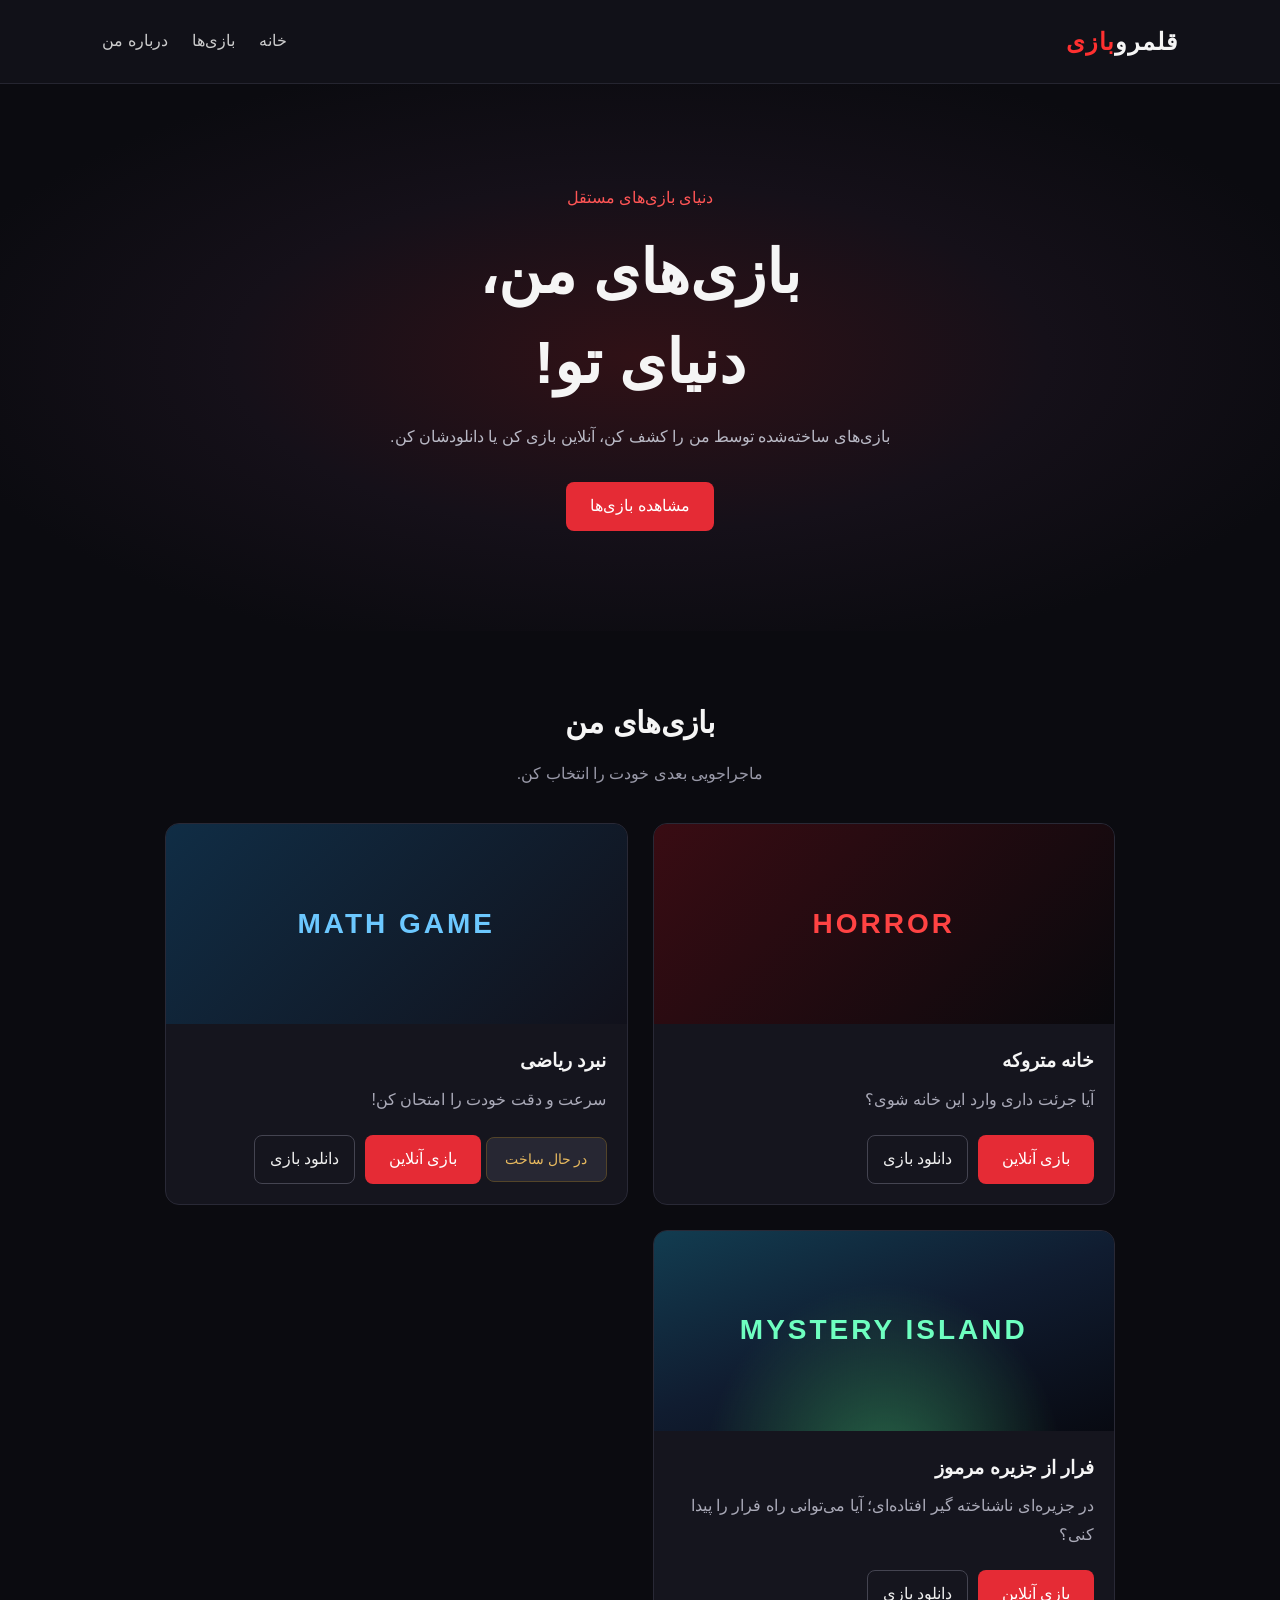
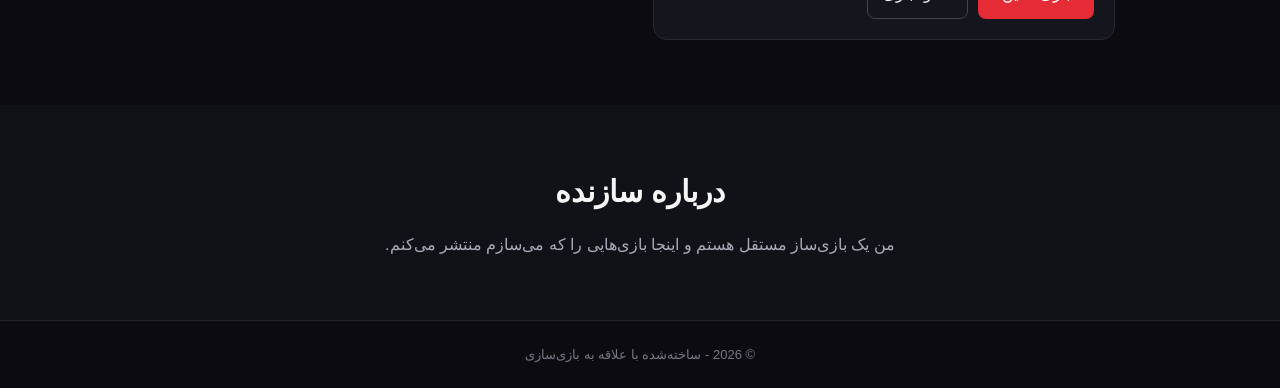
<file: index.html>
<!DOCTYPE html>
<html lang="fa" dir="rtl">
<head>
    <meta charset="UTF-8">
    <meta name="viewport" content="width=device-width, initial-scale=1.0">
    <title>قلمرو بازی  </title>
    <link rel="stylesheet" href="style.css">
</head>
<body>

    <header>
        <div class="logo">قلمرو<span>بازی</span></div>

        <nav>
            <a href="#home">خانه</a>
            <a href="#games">بازی‌ها</a>
            <a href="#about">درباره من</a>
        </nav>
    </header>

    <main>
        <section class="hero" id="home">
            <p class="tag">دنیای بازی‌های مستقل</p>
            <h1>بازی‌های من،<br>دنیای تو!</h1>
            <p class="intro">
                بازی‌های ساخته‌شده توسط من را کشف کن،
                آنلاین بازی کن یا دانلودشان کن.
            </p>
            <a href="#games" class="main-btn">مشاهده بازی‌ها</a>
        </section>

        <section class="games-section" id="games">
            <h2>بازی‌های من</h2>
            <p class="section-desc">ماجراجویی بعدی خودت را انتخاب کن.</p>

            <div class="game-list">

                <!-- بازی خانه متروکه -->
                <article class="game-card">
                    <div class="game-image horror">
                        <span>HORROR</span>
                    </div>

                    <div class="game-info">
                        <h3>خانه متروکه</h3>
                        <p>آیا جرئت داری وارد این خانه شوی؟</p>

                        <a href="games/horror/index.html"
                           class="play-btn">بازی آنلاین</a>

                        <a href="https://drive.google.com/uc?export=download&id=12bGmBOpkjNq4HeRsu-pFKSdozyzqPssv"
                            class="download-btn">
                             دانلود بازی
                        </a>
                        </a>
                    </div>
                </article>

                <!-- بازی نبرد ریاضی -->
                <article class="game-card">
                    <div class="game-image math">
                        <span>MATH GAME</span>
                    </div>

                    <div class="game-info">
                        <h3>نبرد ریاضی</h3>
                        <p>سرعت و دقت خودت را امتحان کن!</p>
                        <sapn class="coming-soon">در حال ساخت  </sapn>
                    

                        <a href="games/math/index.html"
                           class="play-btn">بازی آنلاین</a>

                        <a href="downloads/math.zip"
                           class="download-btn" download>
                            دانلود بازی
                        </a>
                    </div>
                </article>

                <!-- بازی فرار از جزیره مرموز -->
                <article class="game-card">
                    <div class="game-image island">
                        <span>MYSTERY ISLAND</span>
                    </div>

                    <div class="game-info">
                        <h3>فرار از جزیره مرموز</h3>
                        <p>در جزیره‌ای ناشناخته گیر افتاده‌ای؛ آیا می‌توانی راه فرار را پیدا کنی؟</p>

                        <a href="games/island/island.html"
                            class="play-btn">بازی آنلاین</a>

                            <a href="#"
                            class="download-btn">
                             دانلود بازی
                        </a>
                    </div>
                </article>

            </div>
        </section>

        <section class="about" id="about">
            <h2>درباره سازنده</h2>
            <p>
                من یک بازی‌ساز مستقل هستم و اینجا
                بازی‌هایی را که می‌سازم منتشر می‌کنم.
            </p>
        </section>
    </main>

    <footer>
        <p>© 2026  - ساخته‌شده با علاقه به بازی‌سازی</p>
    </footer>

</body>
</html>
</file>
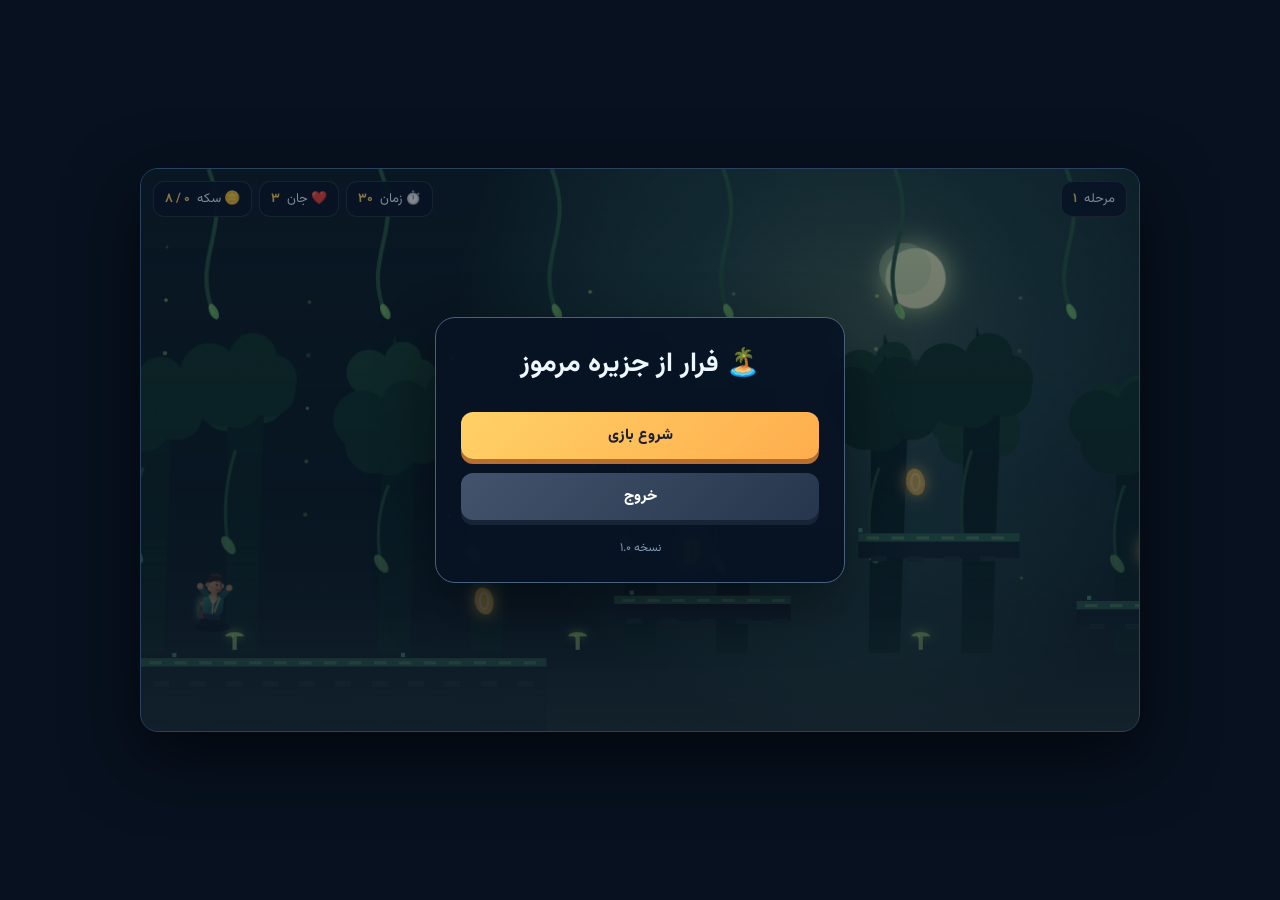
<file: island.html>
<!DOCTYPE html>
<html lang="fa" dir="rtl">
<head>
<meta charset="UTF-8"><meta name="viewport" content="width=device-width, initial-scale=1.0">
<title>فرار از جزیره مرموز</title>
<style>
@import url('https://fonts.googleapis.com/css2?family=Vazirmatn:wght@400;600;800&display=swap');
:root{--ink:#eef7ff;--muted:#b8c9df;--panel:rgba(10,20,39,.82);--gold:#ffd166}
*{box-sizing:border-box}body{margin:0;background:#07111f;color:var(--ink);font-family:Vazirmatn,Tahoma,sans-serif;display:grid;place-items:center;min-height:100vh;padding:18px}
.wrap{width:min(100%,1000px)}header{display:flex;align-items:center;justify-content:space-between;gap:12px;margin:0 0 12px;flex-wrap:wrap}h1{font-size:clamp(20px,4vw,30px);margin:0;font-weight:800;letter-spacing:-.5px}.subtitle{color:var(--muted);font-size:13px;margin-top:3px}.chip{border:1px solid #314662;background:#101e32;padding:8px 13px;border-radius:999px;font-size:13px;color:#d9e7f7}
.gamebox{position:relative;border:1px solid #2a4260;border-radius:18px;overflow:hidden;box-shadow:0 24px 70px #0009;background:#111d32}canvas{display:block;width:100%;height:auto;image-rendering:auto;outline:none}.hud{position:absolute;top:12px;left:12px;right:12px;display:flex;justify-content:space-between;align-items:start;pointer-events:none;gap:10px;direction:ltr}.hudgroup{display:flex;gap:7px;flex-wrap:wrap}.stat{background:#091528d9;border:1px solid #ffffff20;border-radius:11px;padding:7px 11px;font-size:13px;direction:rtl;backdrop-filter:blur(6px)}.stat b{color:var(--gold);margin-right:4px}.overlay{position:absolute;inset:0;display:grid;place-items:center;background:linear-gradient(#07111f77,#07111fbb);padding:20px}.card{width:min(100%,410px);background:rgba(8,19,36,.94);border:1px solid #49627f;border-radius:20px;padding:25px;text-align:center;box-shadow:0 20px 60px #0007}.eyebrow{font-size:12px;letter-spacing:2px;color:#7ee7cf}.card h2{margin:8px 0;font-size:27px}.card p{color:#c5d4e7;line-height:1.9;font-size:14px;margin:8px 0 18px}.btn{border:0;border-radius:12px;padding:12px 20px;background:linear-gradient(135deg,#ffd166,#ffad4d);color:#1b2130;font-family:inherit;font-weight:800;font-size:15px;cursor:pointer;box-shadow:0 5px 0 #b86e30;transition:transform .12s}.btn:hover{transform:translateY(-2px)}.btn:active{transform:translateY(2px);box-shadow:0 2px 0 #b86e30}.menu-card{display:flex;flex-direction:column;align-items:stretch;gap:14px}.menu-card .game-title{margin:0 0 12px}.exit-btn{background:linear-gradient(135deg,#42536b,#26364d);color:#fff;box-shadow:0 5px 0 #172438}.exit-btn:active{box-shadow:0 2px 0 #172438}.version{font-size:12px;color:#8298b5;margin-top:5px}.hidden{display:none!important}
@media(max-width:600px){body{padding:8px}.hud{top:7px;left:7px;right:7px}.stat{font-size:11px;padding:5px 7px}.card{padding:18px}.card h2{font-size:23px}}
</style></head>
<body><main class="wrap">

<div class="gamebox"><canvas id="game" width="960" height="540" tabindex="0" aria-label="بازی فرار از جزیره مرموز"></canvas>
<div class="hud"><div class="hudgroup"><div class="stat">🪙 سکه <b id="coins">۰ / ۸</b></div><div class="stat">❤️ جان <b id="lives">۳</b></div><div class="stat">⏱️ زمان <b id="time">۳۰</b></div></div><div class="hudgroup"><div class="stat">مرحله <b id="levelLabel">۱</b></div></div></div>
<div class="overlay" id="start"><div class="card menu-card"><h2 class="game-title">🏝️ فرار از جزیره مرموز</h2><button class="btn" id="startBtn">شروع بازی</button><button class="btn exit-btn" id="exitBtn">خروج</button><div class="version">نسخه ۱.۰</div></div></div>
<div class="overlay hidden" id="levelup"><div class="card"><div class="eyebrow">LEVEL 2 UNLOCKED</div><h2>🌲 جنگل نفرین‌شده!</h2><p>عالی بود! حالا وارد مرحله دوم می‌شوی؛ مسیر سخت‌تر است، دشمن‌ها سریع‌ترند و فقط ۲۵ ثانیه فرصت داری.</p><button class="btn" id="levelBtn">شروع مرحله دوم 🚀</button></div></div><div class="overlay hidden" id="end"><div class="card"><div class="eyebrow" id="endEyebrow">MISSION COMPLETE</div><h2 id="endTitle">آفرین، قهرمان!</h2><p id="endText">تو از جزیره فرار کردی.</p><button class="btn" id="againBtn">بازی دوباره ↻</button></div></div>
</div></main>
<script>
(()=>{
const c=document.getElementById('game'),ctx=c.getContext('2d');const W=c.width,H=c.height;
const ui={coins:document.getElementById('coins'),lives:document.getElementById('lives'),time:document.getElementById('time'),start:document.getElementById('start'),levelup:document.getElementById('levelup'),levelLabel:document.getElementById('levelLabel'),end:document.getElementById('end'),endTitle:document.getElementById('endTitle'),endText:document.getElementById('endText'),endEyebrow:document.getElementById('endEyebrow')};
const keys={};let state='intro',last=0,cam=0,particles=[],collected=0,lives=3,elapsed=0,timeLeft=30,shake=0;
const worldW=2450, gravity=1900;let level=1;
const platforms=[{x:0,y:470,w:390,h:100},{x:455,y:410,w:170,h:24},{x:690,y:350,w:155,h:24},{x:900,y:415,w:185,h:24},{x:1140,y:355,w:155,h:24},{x:1350,y:300,w:180,h:24},{x:1590,y:380,w:170,h:24},{x:1815,y:325,w:180,h:24},{x:2040,y:420,w:410,h:120}];
const spikes=[]; // خارها از این نسخه حذف شده‌اند
const coins=[{x:330,y:420},{x:530,y:365},{x:745,y:305},{x:970,y:370},{x:1195,y:310},{x:1410,y:255},{x:1660,y:335},{x:1880,y:280}].map(p=>({...p,r:12,got:false,bob:Math.random()*6}));
const enemies=[{x:1010,y:383,min:930,max:1050,v:55,w:28,h:28},{x:1705,y:348,min:1600,max:1730,v:70,w:30,h:32}];
const player={x:55,y:400,w:28,h:40,vx:0,vy:0,onGround:false,inv:0};
function reset(){level=1;platforms.splice(0,platforms.length,...[{x:0,y:470,w:390,h:100},{x:455,y:410,w:170,h:24},{x:690,y:350,w:155,h:24},{x:900,y:415,w:185,h:24},{x:1140,y:355,w:155,h:24},{x:1350,y:300,w:180,h:24},{x:1590,y:380,w:170,h:24},{x:1815,y:325,w:180,h:24},{x:2040,y:420,w:410,h:120}]);coins.splice(0,coins.length,...[{x:330,y:420},{x:530,y:365},{x:745,y:305},{x:970,y:370},{x:1195,y:310},{x:1410,y:255},{x:1660,y:335},{x:1880,y:280}].map(p=>({...p,r:12,got:false,bob:Math.random()*6})));enemies.splice(0,enemies.length,{x:1010,y:383,min:930,max:1050,v:55,w:28,h:28},{x:1705,y:348,min:1600,max:1730,v:70,w:30,h:32});player.x=55;player.y=400;player.vx=player.vy=0;player.onGround=false;player.inv=0;collected=0;lives=3;cam=0;particles=[];elapsed=0;timeLeft=30;ui.coins.textContent='۰ / ۸';ui.lives.textContent='۳';ui.time.textContent='۳۰';ui.levelLabel.textContent='۱';state='playing';ui.start.classList.add('hidden');ui.levelup.classList.add('hidden');ui.end.classList.add('hidden');c.focus()}
function startLevelTwo(){level=2;platforms.splice(0,platforms.length,...[{x:0,y:470,w:260,h:100},{x:320,y:405,w:125,h:24},{x:500,y:335,w:115,h:24},{x:675,y:410,w:120,h:24},{x:850,y:315,w:115,h:24},{x:1020,y:250,w:125,h:24},{x:1200,y:355,w:110,h:24},{x:1370,y:285,w:115,h:24},{x:1545,y:375,w:115,h:24},{x:1720,y:300,w:125,h:24},{x:1900,y:365,w:110,h:24},{x:2070,y:420,w:380,h:120}]);coins.splice(0,coins.length,...[{x:220,y:425},{x:355,y:360},{x:535,y:290},{x:710,y:365},{x:885,y:270},{x:1060,y:205},{x:1235,y:310},{x:1405,y:240}].map(p=>({...p,r:12,got:false,bob:Math.random()*6})));enemies.splice(0,enemies.length,{x:365,y:377,min:325,max:425,v:95,w:30,h:28},{x:880,y:287,min:855,max:940,v:110,w:30,h:28},{x:1570,y:343,min:1550,max:1630,v:125,w:32,h:32});player.x=35;player.y=400;player.vx=player.vy=0;player.onGround=false;player.inv=0;collected=0;cam=0;elapsed=0;timeLeft=25;ui.coins.textContent='۰ / ۸';ui.time.textContent='۲۵';ui.levelLabel.textContent='۲';ui.levelup.classList.add('hidden');state='playing';c.focus()}
function end(win,timeout=false){state=win?'win':'lose';ui.end.classList.remove('hidden');ui.endEyebrow.textContent=win?'MISSION COMPLETE':'TRY AGAIN';ui.endTitle.textContent=win?'آفرین، قهرمان! 🏆':(timeout?'زمانت تمام شد! ⏱️':'این بار نشد!');ui.endText.textContent=win?'هر دو مرحله را با موفقیت تمام کردی! قهرمان جزیره شدی!':(timeout?(level===1?'۳۰ ثانیه تمام شد!':'۲۵ ثانیه مرحله دوم تمام شد!')+' این بار سریع‌تر حرکت کن، سکه‌ها را جمع کن و به خروجی برس.':'جان‌هایت تمام شد. این بار با دقت بیشتری از دشمن‌ها دوری کن و سکه‌ها را جمع کن.')}
function burst(x,y,color,n=12){for(let i=0;i<n;i++)particles.push({x,y,vx:(Math.random()-.5)*240,vy:(Math.random()-.8)*230,life:.5+Math.random()*.5,color,size:3+Math.random()*4})}
function hit(){if(player.inv>0)return;lives--;player.inv=1.5;shake=10;burst(player.x+player.w/2,player.y+player.h/2,'#ff6b78',18);ui.lives.textContent=['۰','۱','۲','۳'][lives]||String(lives);if(lives<=0){end(false);return}player.x=Math.max(30,player.x-85);player.y=300;player.vy=-200;player.vx=0}
function update(dt){if(state!=='playing')return;elapsed+=dt;timeLeft-=dt;if(timeLeft<=0){timeLeft=0;ui.time.textContent='۰';end(false,true);return}ui.time.textContent=Math.ceil(timeLeft).toLocaleString('fa-IR');player.inv=Math.max(0,player.inv-dt);let dir=(keys.ArrowRight||keys.KeyD?1:0)-(keys.ArrowLeft||keys.KeyA?1:0);player.vx=dir*285;if((keys.Space||keys.ArrowUp||keys.KeyW)&&player.onGround){player.vy=-690;player.onGround=false;burst(player.x+player.w/2,player.y+player.h,'#c4f4ff',5)}player.vy+=gravity*dt;player.vy=Math.min(player.vy,1000);let wasGrounded=player.onGround;let oldY=player.y;player.x+=player.vx*dt;player.x=Math.max(0,Math.min(worldW-player.w,player.x));player.y+=player.vy*dt;player.onGround=false;
for(const p of platforms){if(player.x+player.w>p.x&&player.x<p.x+p.w&&oldY+player.h<=p.y+5&&player.y+player.h>=p.y&&player.vy>=0){player.y=p.y-player.h;player.vy=0;player.onGround=true}}
if(!wasGrounded&&player.onGround){burst(player.x+player.w/2,player.y+player.h,'#b6e8c1',7)}
if(player.y>H+100)hit();
for(const e of enemies){e.x+=e.v*dt;if(e.x<e.min||e.x+e.w>e.max)e.v*=-1;if(player.x+player.w>e.x+3&&player.x<e.x+e.w-3&&player.y+player.h>e.y+4&&player.y<e.y+e.h)hit()}
for(const o of coins){if(!o.got){o.bob+=dt*3;if(Math.hypot(player.x+player.w/2-o.x,player.y+player.h/2-(o.y+Math.sin(o.bob)*5))<29){o.got=true;collected++;ui.coins.textContent=['۰','۱','۲','۳','۴','۵','۶','۷','۸'][collected]+' / ۸';burst(o.x,o.y,'#ffd166',14)}}}
if(player.x>2350&&collected===8){if(level===1){state='between';ui.levelup.classList.remove('hidden')}else end(true);}cam=Math.max(0,Math.min(worldW-W,player.x-W*.36));shake=Math.max(0,shake-dt*30);for(const p of particles){p.x+=p.vx*dt;p.y+=p.vy*dt;p.vy+=350*dt;p.life-=dt}particles=particles.filter(p=>p.life>0)}
function rr(x,y,w,h,r,fill){ctx.fillStyle=fill;ctx.beginPath();ctx.roundRect(x,y,w,h,r);ctx.fill()}
function draw(){ctx.save();if(shake)ctx.translate((Math.random()-.5)*shake,(Math.random()-.5)*shake);let sky=ctx.createLinearGradient(0,0,0,H);sky.addColorStop(0,'#101d3c');sky.addColorStop(.55,'#24456a');sky.addColorStop(1,'#70a5a0');ctx.fillStyle=sky;ctx.fillRect(0,0,W,H);
// enchanted forest background
// distant forest canopy and soft moon glow
let glow=ctx.createRadialGradient(690,155,8,690,155,390);glow.addColorStop(0,'#557c58aa');glow.addColorStop(.45,'#234d43aa');glow.addColorStop(1,'#0b1e27');ctx.fillStyle=glow;ctx.fillRect(0,0,W,H);
// moon behind the treetops
ctx.fillStyle='#e8efc1';ctx.shadowColor='#d7f3b0';ctx.shadowBlur=28;ctx.beginPath();ctx.arc(745,105,29,0,Math.PI*2);ctx.fill();ctx.shadowBlur=0;ctx.fillStyle='#b7d5a4';ctx.globalAlpha=.45;ctx.beginPath();ctx.arc(735,96,25,0,Math.PI*2);ctx.fill();ctx.globalAlpha=1;
// tiny fireflies in the distance
for(let i=0;i<34;i++){let x=((i*137+25)%W),y=75+(i*53)%320;ctx.fillStyle=`rgba(197,255,143,${.22+(i%4)*.13})`;ctx.beginPath();ctx.arc(x,y,1.4+(i%3)*.35,0,Math.PI*2);ctx.fill()}
// layered tree silhouettes: far layer then nearer trees
for(let layer=0;layer<3;layer++){
 const parallax=[.10,.22,.38][layer], base=[365,420,465][layer];
 for(let i=-2;i<13;i++){
  let raw=i*118+((i%2)*29), x=((raw-cam*parallax+1800)%1800)-140;
  let trunkW=[13,20,30][layer], treeH=[145+(i%3)*24,205+(i%4)*19,260+(i%3)*27][layer];
  let top=base-treeH;
  ctx.fillStyle=['#183b3b','#12332f','#0b2828'][layer];
  ctx.beginPath();ctx.moveTo(x-trunkW/2,base);ctx.lineTo(x-trunkW*.42,top+treeH*.28);ctx.lineTo(x-9,top+treeH*.22);ctx.lineTo(x-18,top+treeH*.13);ctx.lineTo(x-4,top+treeH*.16);ctx.lineTo(x,top);ctx.lineTo(x+18,top+treeH*.18);ctx.lineTo(x+31,top+treeH*.10);ctx.lineTo(x+22,top+treeH*.28);ctx.lineTo(x+trunkW/2,base);ctx.closePath();ctx.fill();
  // broad leafy crown clusters
  let crown=layer===0?30:layer===1?42:54;
  ctx.fillStyle=['#245345','#194536','#10382e'][layer];
  for(let j=0;j<6;j++){let a=j*1.7;let cx=x+Math.cos(a)*crown*.58,cy=top+treeH*.16+Math.sin(a)*crown*.42;ctx.beginPath();ctx.arc(cx,cy,crown*(.42+(j%3)*.05),0,Math.PI*2);ctx.fill()}
  if(layer===2){ctx.strokeStyle='#285b42';ctx.lineWidth=3;ctx.beginPath();ctx.moveTo(x-5,top+treeH*.38);ctx.quadraticCurveTo(x-20,top+treeH*.52,x-12,top+treeH*.68);ctx.stroke();ctx.fillStyle='#72b86b';ctx.globalAlpha=.8;ctx.beginPath();ctx.ellipse(x-12,top+treeH*.67,5,10,-.6,0,Math.PI*2);ctx.fill();ctx.globalAlpha=1}
 }
}
// low fog between trees
let fog=ctx.createLinearGradient(0,300,0,H);fog.addColorStop(0,'#7ec7a000');fog.addColorStop(.65,'#78b99a16');fog.addColorStop(1,'#a7d8a522');ctx.fillStyle=fog;ctx.fillRect(0,280,W,H-280);
ctx.save();ctx.translate(-cam,0);
// hanging vines and glowing forest plants
for(let x=65;x<worldW;x+=165){ctx.strokeStyle='#285944';ctx.lineWidth=4;ctx.beginPath();ctx.moveTo(x,0);ctx.bezierCurveTo(x+24,62,x-18,82,x+5,140);ctx.stroke();ctx.fillStyle='#8ce67e';ctx.globalAlpha=.75;ctx.beginPath();ctx.ellipse(x+5,137,4,8,-.45,0,Math.PI*2);ctx.fill();ctx.globalAlpha=1;
 // little luminous mushrooms at the forest floor
 if(x%330<170){ctx.fillStyle='#b7d78a';ctx.fillRect(x+23,449,4,13);ctx.shadowColor='#b8f77e';ctx.shadowBlur=9;ctx.fillStyle='#b8f77e';ctx.beginPath();ctx.ellipse(x+25,449,9,4,0,Math.PI,Math.PI*2);ctx.fill();ctx.shadowBlur=0;ctx.fillStyle='#f0ffbd';ctx.fillRect(x+22,448,2,2)}
}
// platforms
for(const p of platforms){ctx.fillStyle='#172d38';ctx.fillRect(p.x,p.y,p.w,p.h);ctx.fillStyle='#397b63';ctx.fillRect(p.x,p.y,p.w,8);ctx.fillStyle='#6da879';for(let x=p.x+8;x<p.x+p.w-8;x+=24){ctx.fillRect(x,p.y+3,12,3)}ctx.fillStyle='#213f43';for(let x=p.x+12;x<p.x+p.w-8;x+=35){ctx.fillRect(x,p.y+22,15,5)}}
// coins
for(const o of coins){if(o.got)continue;let y=o.y+Math.sin(o.bob)*5;ctx.shadowColor='#ffd166';ctx.shadowBlur=15;ctx.fillStyle='#ffca55';ctx.beginPath();ctx.ellipse(o.x,y,9,13,Math.sin(o.bob)*.2,0,Math.PI*2);ctx.fill();ctx.shadowBlur=0;ctx.strokeStyle='#fff0a6';ctx.lineWidth=2;ctx.beginPath();ctx.ellipse(o.x,y,4,8,0,0,Math.PI*2);ctx.stroke()}
// enemies
for(const e of enemies){ctx.shadowColor='#d66bff';ctx.shadowBlur=13;rr(e.x,e.y+6,e.w,e.h-6,10,'#32244d');ctx.shadowBlur=0;ctx.fillStyle='#e9c6ff';ctx.fillRect(e.x+6,e.y+13,5,5);ctx.fillRect(e.x+e.w-11,e.y+13,5,5);ctx.fillStyle='#ff6588';ctx.fillRect(e.x+7,e.y+14,3,3);ctx.fillRect(e.x+e.w-10,e.y+14,3,3);ctx.fillStyle='#120f26';ctx.fillRect(e.x+8,e.y+23,e.w-16,3)}
// exit gate
ctx.save();ctx.translate(2375,0);ctx.shadowColor='#77f7d3';ctx.shadowBlur=collected===8?24:5;ctx.strokeStyle=collected===8?'#9affdf':'#668b91';ctx.lineWidth=8;ctx.beginPath();ctx.moveTo(-35,420);ctx.lineTo(-35,350);ctx.arc(0,350,35,Math.PI,0);ctx.lineTo(35,420);ctx.stroke();ctx.fillStyle=collected===8?'#80ffdf55':'#0d1e3566';ctx.fillRect(-29,350,58,70);ctx.shadowBlur=0;if(collected<8){ctx.fillStyle='#e4c37c';ctx.font='bold 17px Vazirmatn,Tahoma';ctx.textAlign='center';ctx.fillText('۸ سکه!',0,335)}else{ctx.fillStyle='#9affdf';ctx.font='bold 15px Vazirmatn,Tahoma';ctx.textAlign='center';ctx.fillText('برو!',0,335)}ctx.restore();
// player shadow
ctx.fillStyle='#0b1b28aa';ctx.beginPath();ctx.ellipse(player.x+14,player.y+40,17,5,0,0,Math.PI*2);ctx.fill();
// human adventurer character: layered clothes, face, hair, backpack and animated limbs
if(player.inv<=0||Math.floor(player.inv*12)%2===0){
 const x=player.x+14, y=player.y+40, moving=Math.abs(player.vx)>1&&player.onGround, airborne=!player.onGround, stride=moving?Math.sin(elapsed*13)*4:0;
 ctx.save();
 // Lean forward a little in the direction of travel; tuck legs and raise arms while airborne.
 if(airborne){ctx.translate(x,y-20);ctx.rotate(player.vy<0 ? -0.12 : 0.10);ctx.translate(-x,-(y-20));}
 // subtle rim light
 ctx.shadowColor='#77e7c5';ctx.shadowBlur=7;
 // backpack behind the body
 rr(x-13,y-27,10,19,4,'#6d4c35');ctx.shadowBlur=0;
 ctx.fillStyle='#b98752';ctx.fillRect(x-12,y-23,8,3);ctx.fillStyle='#3d3029';ctx.fillRect(x-11,y-17,7,2);
 // legs and sturdy boots
 ctx.save();
 if(airborne){ctx.translate(0,player.vy<0?-2:1);rr(x-8,y-16,7,10,3,'#26364a');rr(x+1,y-16,7,10,3,'#26364a');rr(x-11,y-8,10,5,2,'#171f2a');rr(x+1,y-8,10,5,2,'#171f2a');}
 else{ctx.translate(0,stride);rr(x-8,y-15,7,14,3,'#26364a');rr(x+1,y-15,7,14,3,'#26364a');rr(x-10,y-4,10,5,2,'#171f2a');rr(x,y-4,10,5,2,'#171f2a');ctx.fillStyle='#8b9ca9';ctx.fillRect(x-9,y-2,7,1);ctx.fillRect(x+1,y-2,7,1);}
 ctx.restore();
 // jacket torso with shaded sides
 let jacket=ctx.createLinearGradient(x-10,y-31,x+10,y-12);jacket.addColorStop(0,'#4e9a83');jacket.addColorStop(.5,'#267765');jacket.addColorStop(1,'#174c4c');rr(x-10,y-31,20,19,5,jacket);
 // jacket zipper and collar
 ctx.strokeStyle='#d6c59b';ctx.lineWidth=1.4;ctx.beginPath();ctx.moveTo(x,y-27);ctx.lineTo(x,y-13);ctx.stroke();ctx.fillStyle='#d8c8a0';ctx.beginPath();ctx.moveTo(x-5,y-30);ctx.lineTo(x,y-25);ctx.lineTo(x-1,y-22);ctx.closePath();ctx.fill();ctx.beginPath();ctx.moveTo(x+5,y-30);ctx.lineTo(x,y-25);ctx.lineTo(x+1,y-22);ctx.closePath();ctx.fill();
 // arms, sleeves and hands
 ctx.save();ctx.translate(0,airborne?-4:(moving?Math.sin(elapsed*13+Math.PI)*2:0));ctx.strokeStyle='#245d54';ctx.lineWidth=6;ctx.lineCap='round';ctx.beginPath();ctx.moveTo(x-8,y-27);ctx.lineTo(x+(airborne?-14:-12),y+(airborne?-34:-17));ctx.moveTo(x+8,y-27);ctx.lineTo(x+(airborne?14:12),y+(airborne?-35:-17));ctx.stroke();ctx.fillStyle='#d6a078';ctx.beginPath();ctx.arc(x+(airborne?-14:-12),y+(airborne?-34:-16),3,0,Math.PI*2);ctx.arc(x+(airborne?14:12),y+(airborne?-35:-16),3,0,Math.PI*2);ctx.fill();ctx.restore();
 // neck
 rr(x-3,y-35,6,7,2,'#c98f68');
 // head and ears
 let skin=ctx.createLinearGradient(x-7,y-47,x+7,y-33);skin.addColorStop(0,'#f0c49a');skin.addColorStop(1,'#b97955');rr(x-7,y-48,14,15,5,skin);ctx.fillStyle='#c58a64';ctx.beginPath();ctx.arc(x-7,y-40,2.2,0,Math.PI*2);ctx.arc(x+7,y-40,2.2,0,Math.PI*2);ctx.fill();
 // swept dark hair and side locks
 ctx.fillStyle='#302820';ctx.beginPath();ctx.moveTo(x-7,y-42);ctx.lineTo(x-7,y-48);ctx.quadraticCurveTo(x-4,y-54,x+3,y-51);ctx.quadraticCurveTo(x+9,y-49,x+7,y-42);ctx.lineTo(x+3,y-45);ctx.lineTo(x-1,y-44);ctx.lineTo(x-5,y-42);ctx.closePath();ctx.fill();ctx.fillStyle='#514032';ctx.beginPath();ctx.moveTo(x-4,y-49);ctx.quadraticCurveTo(x+1,y-52,x+5,y-49);ctx.strokeStyle='#514032';ctx.lineWidth=1.5;ctx.stroke();
 // eyes, brows and nose facing right
 ctx.fillStyle='#30251f';ctx.fillRect(x+1,y-42,2,2);ctx.fillRect(x+5,y-42,1.8,2);ctx.fillStyle='#fff0d8';ctx.fillRect(x+1.5,y-42,1,1);ctx.fillRect(x+5.4,y-42,1,1);ctx.strokeStyle='#51372b';ctx.lineWidth=1;ctx.beginPath();ctx.moveTo(x,y-44);ctx.lineTo(x+3,y-44);ctx.moveTo(x+4,y-44);ctx.lineTo(x+7,y-44);ctx.stroke();ctx.fillStyle='#a9654d';ctx.fillRect(x+5,y-39,2,1);ctx.strokeStyle='#8b4d3d';ctx.beginPath();ctx.moveTo(x+2,y-36);ctx.quadraticCurveTo(x+4,y-35,x+6,y-36);ctx.stroke();
 // small scarf and shoulder strap
 ctx.fillStyle='#d7b56d';ctx.beginPath();ctx.moveTo(x-4,y-31);ctx.lineTo(x+3,y-29);ctx.lineTo(x+1,y-25);ctx.lineTo(x-3,y-27);ctx.closePath();ctx.fill();ctx.strokeStyle='#c5a36a';ctx.lineWidth=2;ctx.beginPath();ctx.moveTo(x+6,y-29);ctx.lineTo(x+2,y-14);ctx.stroke();
 ctx.restore();
}
// exit platform glowing flowers
for(let x=30;x<worldW;x+=220){ctx.fillStyle='#86edcd';ctx.globalAlpha=.7;ctx.fillRect(x,platforms.find(p=>x>=p.x&&x<p.x+p.w)?.y-5||465,4,4);ctx.globalAlpha=1}
ctx.restore();for(const p of particles){ctx.globalAlpha=Math.max(0,p.life);ctx.fillStyle=p.color;ctx.fillRect(p.x-cam,p.y,p.size,p.size)}ctx.globalAlpha=1;
// foreground mist
let mist=ctx.createLinearGradient(0,420,0,H);mist.addColorStop(0,'#b9f4d000');mist.addColorStop(1,'#b9f4d022');ctx.fillStyle=mist;ctx.fillRect(0,420,W,H-420);ctx.restore()}
function loop(t){let dt=Math.min((t-last)/1000||0,.033);last=t;update(dt);draw();requestAnimationFrame(loop)}
window.addEventListener('keydown',e=>{const code=e.code; if(['ArrowLeft','ArrowRight','ArrowUp','ArrowDown','Space'].includes(code))e.preventDefault(); keys[code]=true; if((code==='Space'||code==='Enter')&&state==='intro')reset(); if(code==='Enter'&&(state==='win'||state==='lose'))reset();},{passive:false}); window.addEventListener('keyup',e=>{keys[e.code]=false;}); window.addEventListener('blur',()=>{for(const k in keys)keys[k]=false;}); document.getElementById('startBtn').addEventListener('click',()=>{reset();c.focus();}); document.getElementById('againBtn').addEventListener('click',()=>{reset();c.focus();}); document.getElementById('levelBtn').addEventListener('click',()=>startLevelTwo()); document.getElementById('exitBtn').onclick=()=>{window.close();}; c.addEventListener('pointerdown',()=>c.focus()); c.addEventListener('click',()=>c.focus()); requestAnimationFrame(loop);
})();
</script></body></html>
</file>
<file: style.css>
* {
    margin: 0;
    padding: 0;
    box-sizing: border-box;
}

html {
    scroll-behavior: smooth;
}

body {
    font-family: Tahoma, Arial, sans-serif;
    background: #0b0b10;
    color: #f5f5f5;
    line-height: 1.8;
}

header {
    display: flex;
    justify-content: space-between;
    align-items: center;
    padding: 20px 8%;
    background: #111118;
    border-bottom: 1px solid #252530;
}

.logo {
    font-size: 24px;
    font-weight: bold;
    letter-spacing: 1px;
}

.logo span {
    color: #ff3030;
}

nav {
    display: flex;
    gap: 24px;
}

nav a {
    color: #ccc;
    text-decoration: none;
    transition: 0.3s;
}

nav a:hover {
    color: #ff3030;
}

.hero {
    text-align: center;
    padding: 100px 20px;
    background:
        radial-gradient(ellipse at center,
        #301116 0%, #151019 45%, #0b0b10 80%);
}

.tag {
    color: #ff5555;
    margin-bottom: 15px;
}

.hero h1 {
    font-size: clamp(36px, 6vw, 60px);
    line-height: 1.5;
    margin-bottom: 15px;
}

.intro {
    color: #b9b9c5;
    margin-bottom: 30px;
}

.main-btn,
.play-btn {
    display: inline-block;
    background: #e52b35;
    color: white;
    padding: 10px 24px;
    border-radius: 8px;
    text-decoration: none;
    transition: 0.3s;
}

.main-btn:hover,
.play-btn:hover {
    background: #ff454f;
    transform: translateY(-2px);
}

.games-section {
    padding: 65px 8%;
    text-align: center;
}

.games-section h2,
.about h2 {
    font-size: 30px;
}

.section-desc {
    color: #9999a8;
    margin: 10px 0 35px;
}

.game-list {
    display: grid;
    grid-template-columns: repeat(2, minmax(0, 1fr));
    gap: 25px;
    max-width: 950px;
    margin: auto;
}

.game-card {
    background: #15151e;
    border: 1px solid #292936;
    border-radius: 14px;
    overflow: hidden;
    text-align: right;
    transition: 0.3s;
}

.game-card:hover {
    transform: translateY(-5px);
    border-color: #e52b35;
}

.game-image {
    height: 200px;
    display: flex;
    justify-content: center;
    align-items: center;
    font-size: 28px;
    font-weight: bold;
    letter-spacing: 3px;
}

.horror {
    background: linear-gradient(135deg, #390c13, #09090d);
    color: #ff4343;
}

.math {
    background: linear-gradient(135deg, #102d45, #11111b);
    color: #6cc8ff;
}

.island {
    background:
        radial-gradient(ellipse at 50% 120%, #276447 0%, transparent 55%),
        linear-gradient(160deg, #123c50 0%, #101c30 50%, #080a12 100%);
    color: #6effc0;
}

.game-info {
    padding: 20px;
}

.game-info h3 {
    margin-bottom: 8px;
}

.game-info p {
    color: #aaaab8;
    margin-bottom: 20px;
}

.download-btn {
    display: inline-block;
    color: #eee;
    border: 1px solid #444451;
    padding: 9px 15px;
    border-radius: 8px;
    text-decoration: none;
    margin-right: 5px;
    transition: 0.3s;
}

.download-btn:hover {
    background: #292936;
}

.coming-soon {
    display: inline-block;
    background: #292936;
    color: #ffcc66;
    border: 1px solid #5a4a2b;
    padding: 9px 18px;
    border-radius: 8px;
    font-size: 14px;
    cursor: not-allowed;
    opacity: 0.9;
}


.about {
    text-align: center;
    padding: 60px 20px;
    background: #111118;
}

.about p {
    color: #aaaab8;
    margin-top: 12px;
}

footer {
    text-align: center;
    padding: 22px;
    color: #777785;
    font-size: 13px;
    border-top: 1px solid #252530;
}

@media (max-width: 650px) {
    header {
        flex-direction: column;
        gap: 15px;
    }

    nav {
        gap: 18px;
    }

    .game-list {
        grid-template-columns: 1fr;
    }

    .hero {
        padding: 70px 18px;
    }
}
</file>
